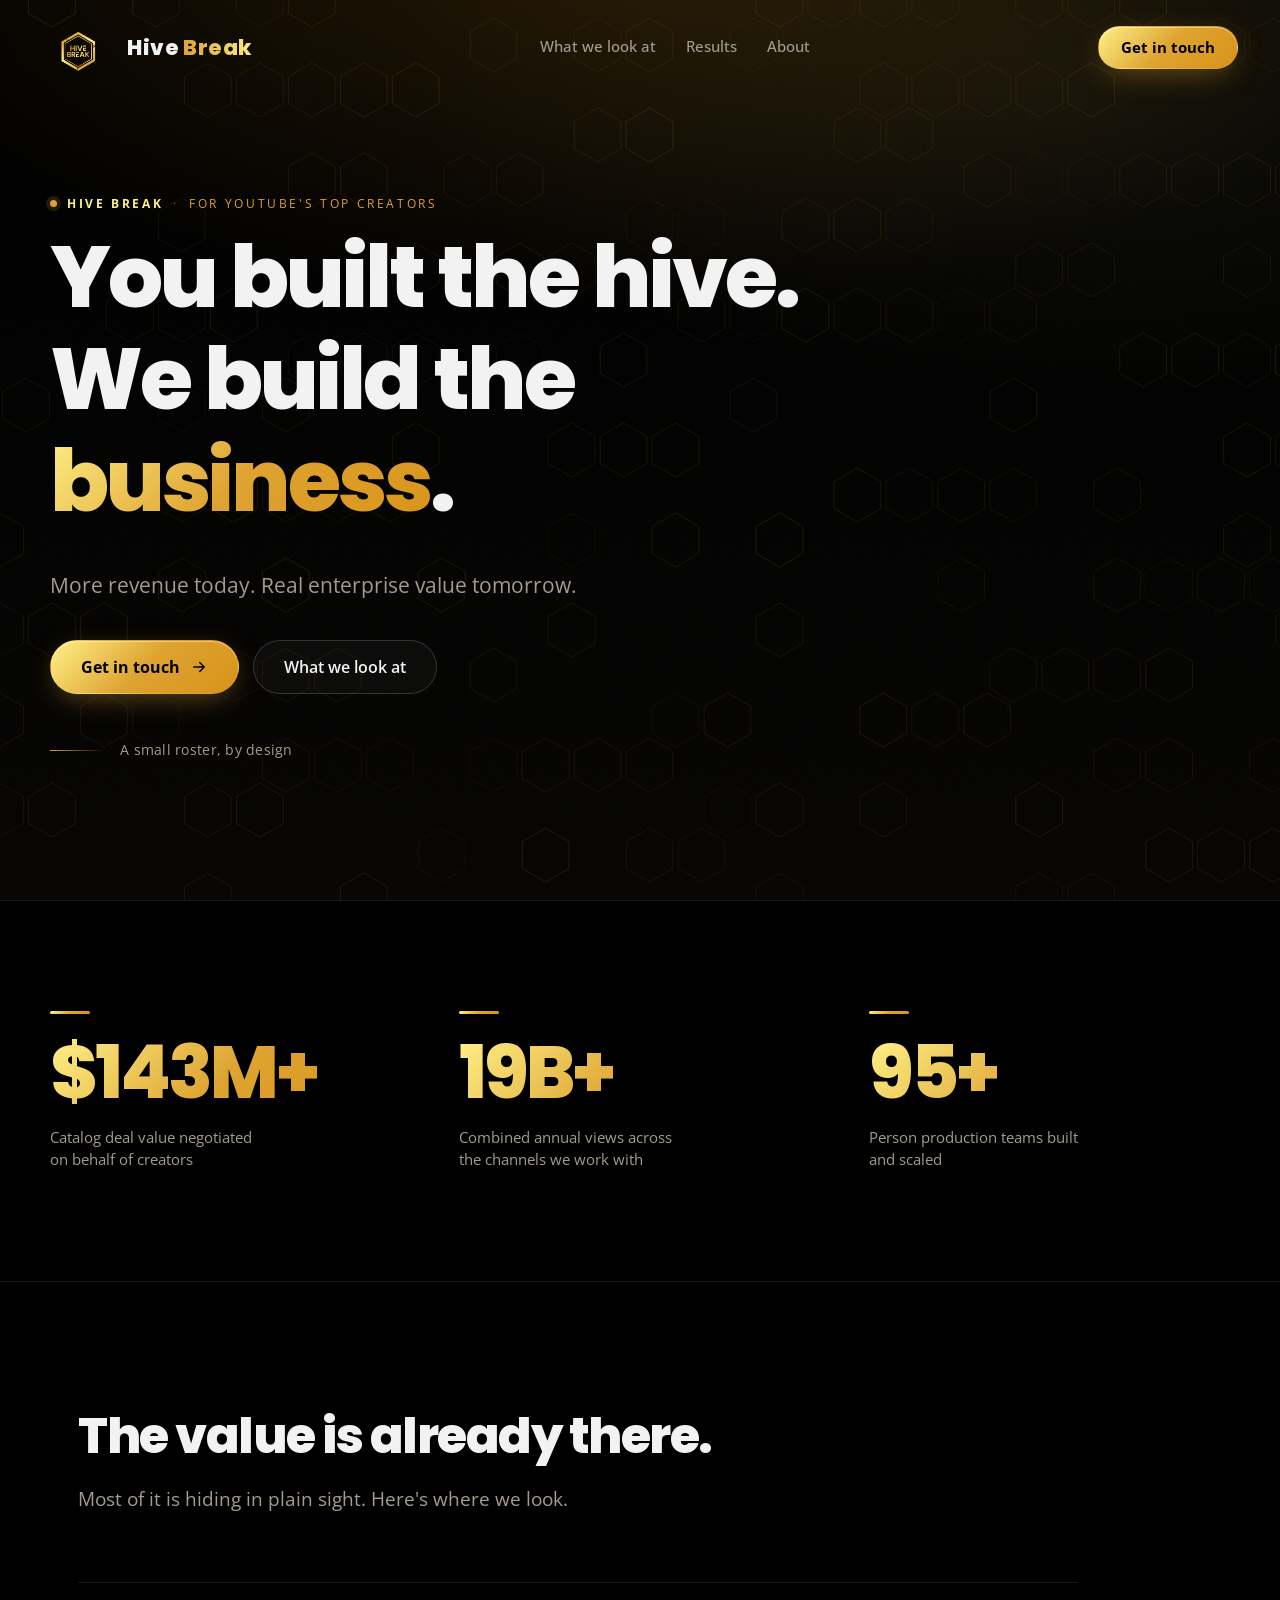
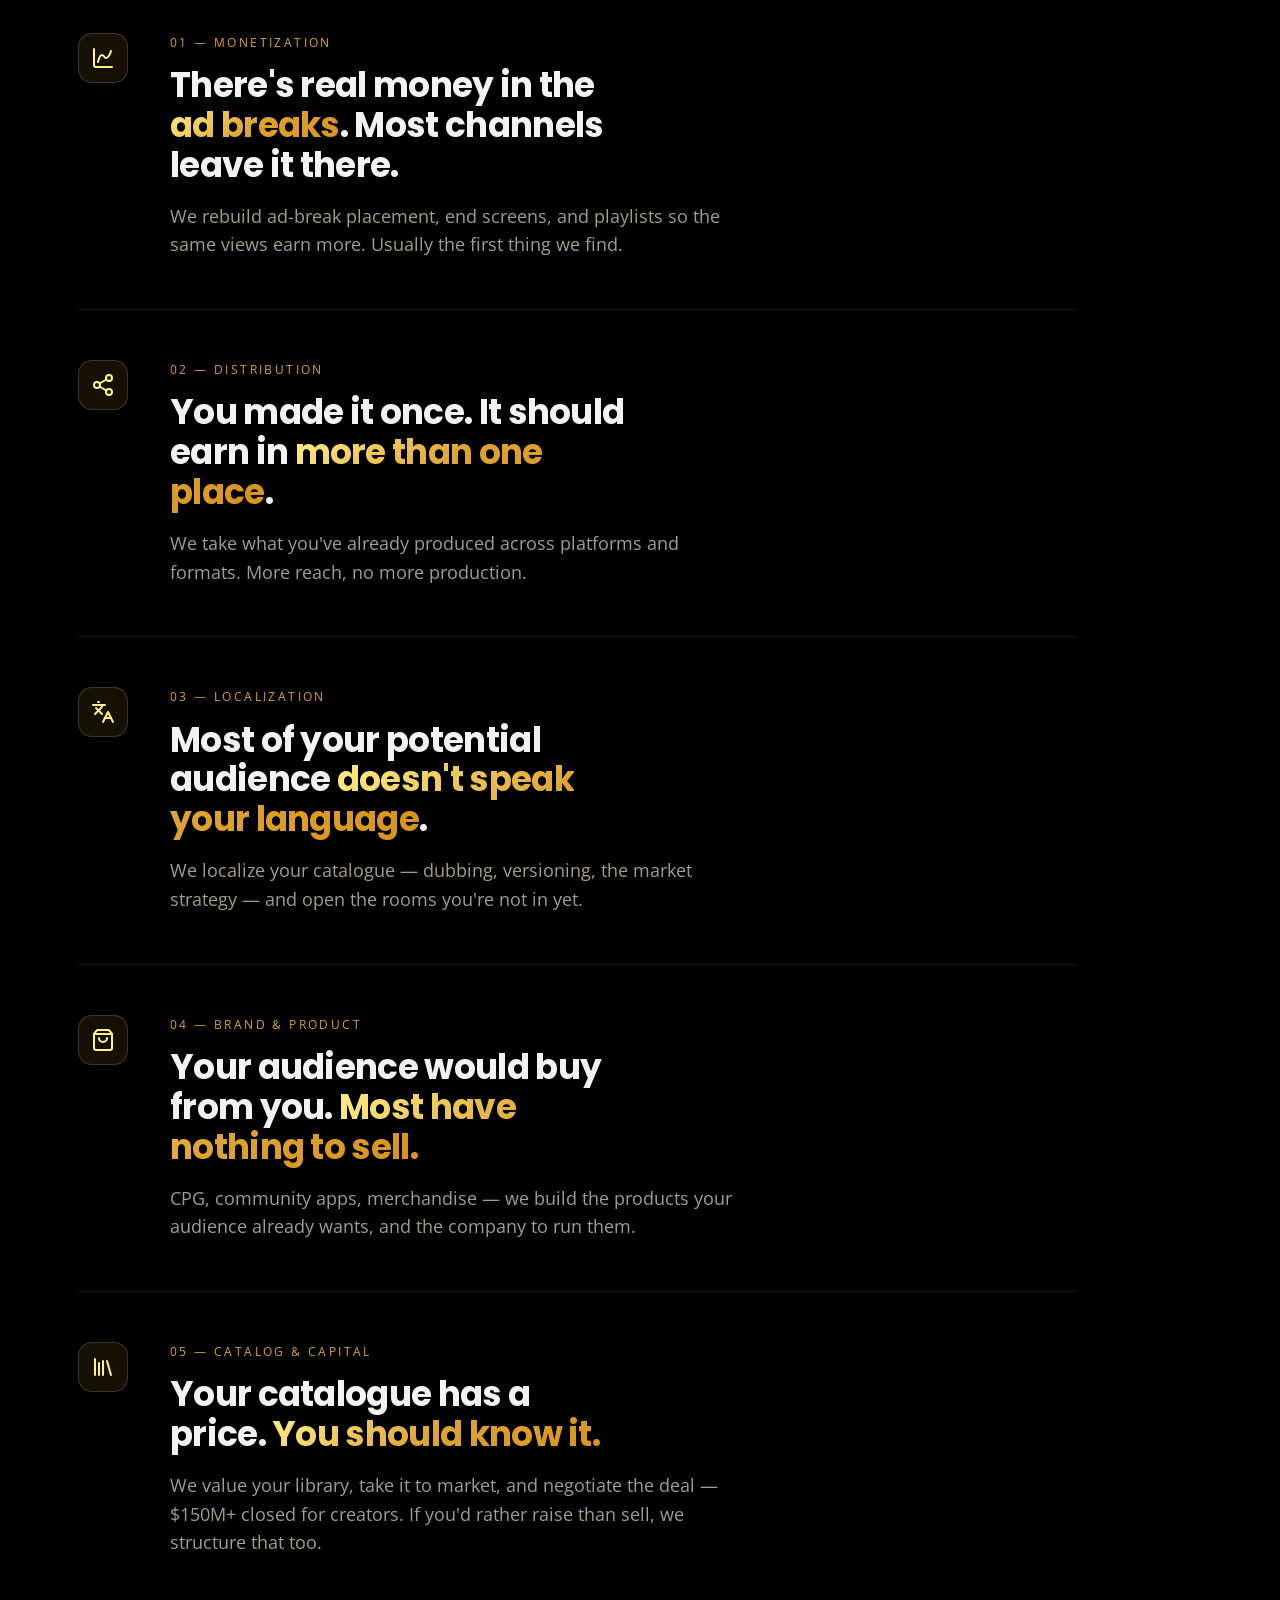
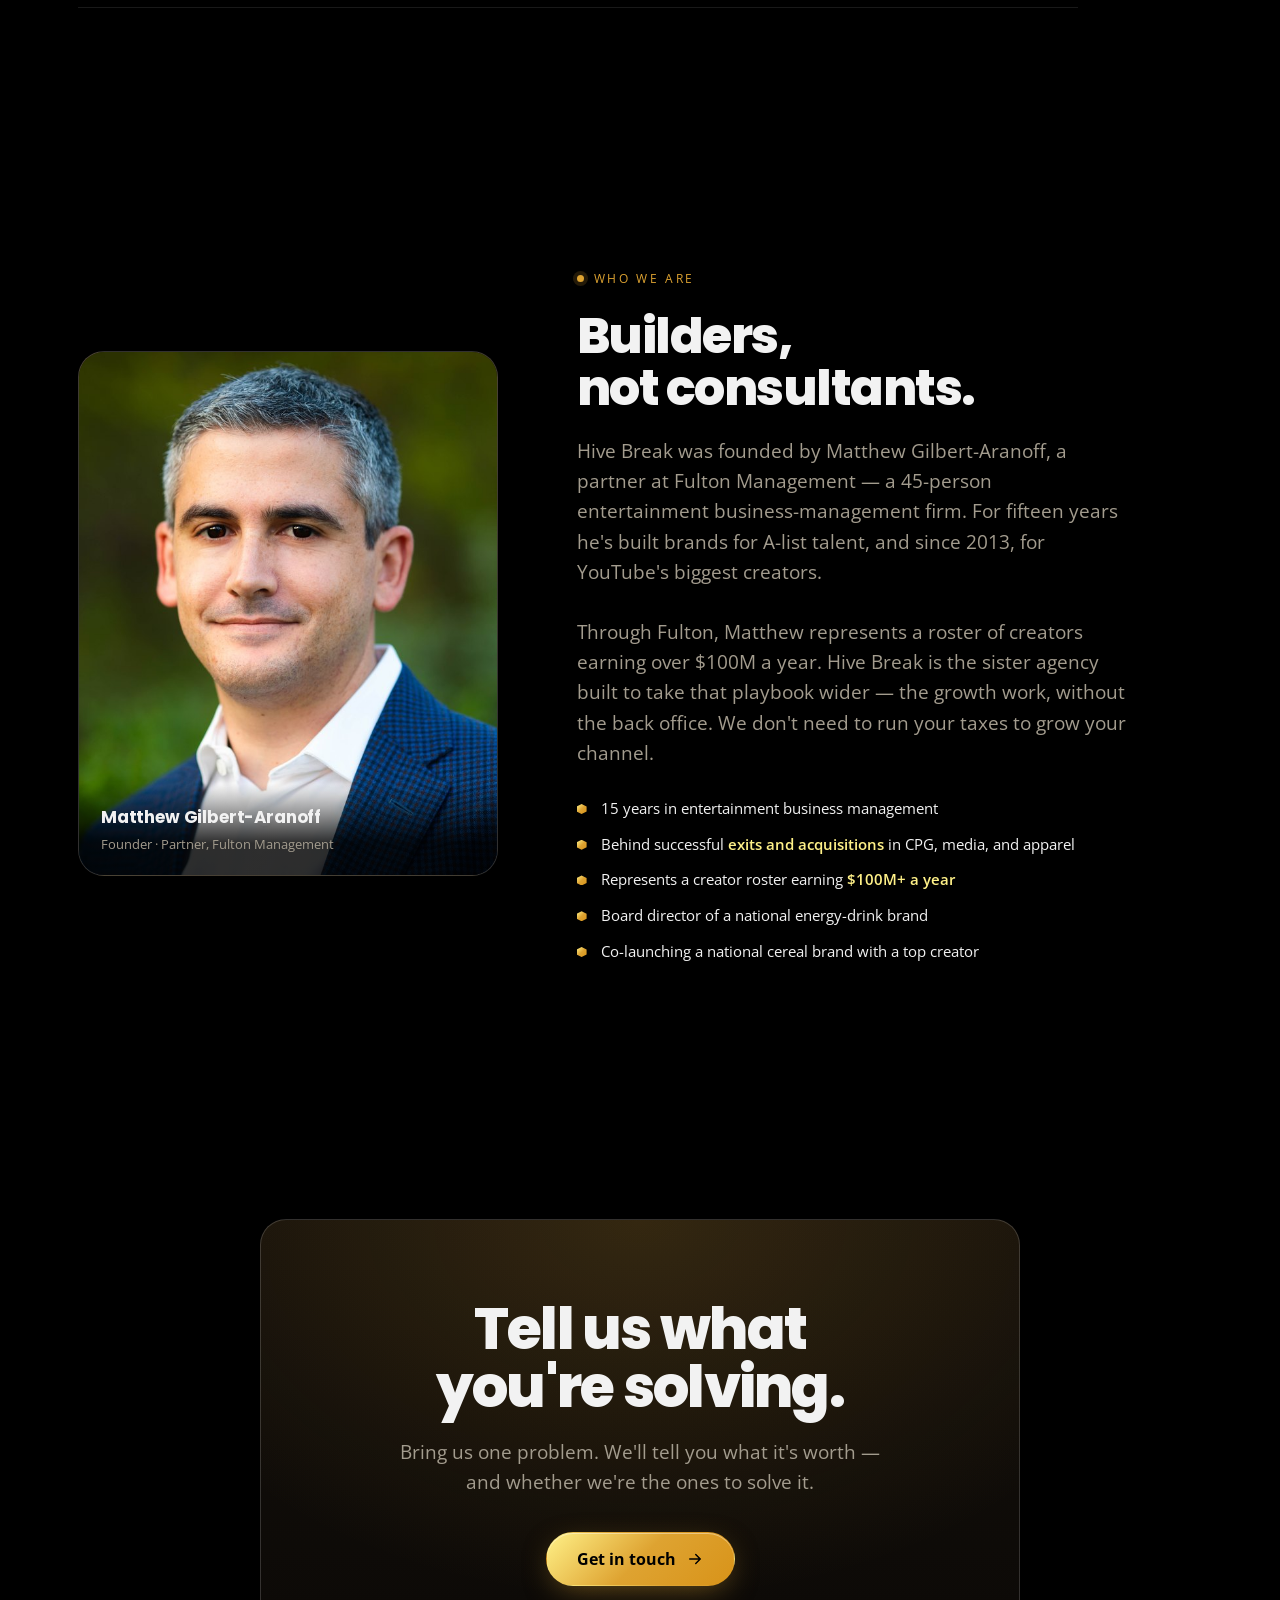
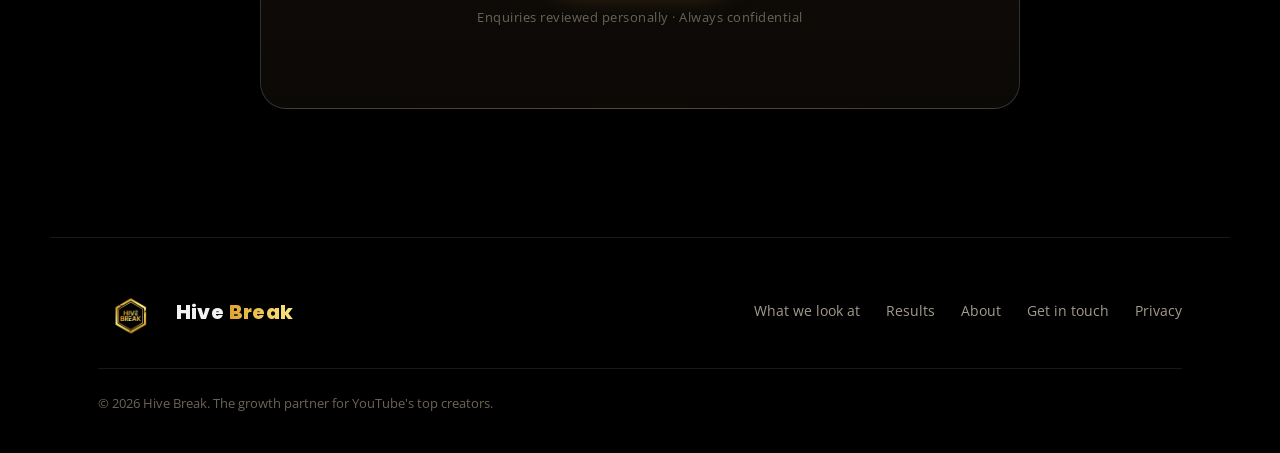
<file: index.html>
<!DOCTYPE html>
<html lang="en">
<head>
  <meta charset="utf-8" />
  <meta name="viewport" content="width=device-width, initial-scale=1" />
  <title>Hive Break — The Growth Partner for YouTube's Top Creators</title>
  <meta name="description" content="Most top creators capture a fraction of what they're worth. Hive Break answers the hard questions — monetization, distribution, localization, brand &amp; product, catalog sales and growth capital — for a select roster of YouTube's biggest channels." />
  <meta name="theme-color" content="#000000" />

  <meta property="og:title" content="Hive Break — Growth Partner for YouTube's Top Creators" />
  <meta property="og:description" content="We turn top creators' channels into enduring media businesses — more revenue, bigger teams, real enterprise value." />
  <meta property="og:type" content="website" />

  <link rel="icon" href="assets/favicon.png" type="image/png" />
  <link rel="preconnect" href="https://fonts.googleapis.com" />
  <link rel="preconnect" href="https://fonts.gstatic.com" crossorigin />
  <link href="https://fonts.googleapis.com/css2?family=Poppins:wght@400;500;600;700;800&family=Open+Sans:wght@300;400;500;600;700&display=swap" rel="stylesheet" />
  <link rel="stylesheet" href="styles.css" />
  <noscript><style>.reveal,.reveal-left,.reveal-right,.hero-anim,.line{opacity:1!important;transform:none!important;animation:none!important}</style></noscript>
  <!-- Failsafe: if the main script fails to initialise, force all content visible. -->
  <script>
    window.addEventListener('load', function () {
      setTimeout(function () {
        if (!window.__hbReady) document.documentElement.classList.add('force-show');
      }, 1500);
    });
  </script>
</head>
<body>
  <canvas id="hive" aria-hidden="true"></canvas>
  <div class="grain" aria-hidden="true"></div>

  <a class="skip" href="#main">Skip to content</a>

  <!-- ───────────────────────── NAV ───────────────────────── -->
  <header class="nav" id="nav">
    <a class="brand" href="#" aria-label="Hive Break — home">
      <img class="brand__logo" src="assets/hivebreak-logo.png" alt="" width="52" height="51" />
      <span class="brand__word">Hive <span>Break</span></span>
    </a>

    <nav class="nav__links" aria-label="Primary">
      <a href="#questions">What we look at</a>
      <a href="#results">Results</a>
      <a href="#about">About</a>
    </nav>

    <a href="contact.html" class="btn btn--gold nav__cta" data-shine>
      <span class="nav__cta-full">Get in touch</span>
      <span class="nav__cta-short">Contact</span>
    </a>
  </header>

  <main id="main">
    <!-- ───────────────────────── HERO ───────────────────────── -->
    <section class="hero">
      <div class="hero__inner">
        <p class="kicker hero-anim"><span class="kicker__dot"></span><span class="kicker__brand">Hive Break</span><span class="kicker__sep">·</span>For YouTube's top creators</p>

        <h1 class="hero__title">
          <span class="line-mask"><span class="line">You built the hive.</span></span>
          <span class="line-mask"><span class="line">We build the</span></span>
          <span class="line-mask"><span class="line"><em>business</em>.</span></span>
        </h1>

        <p class="hero__sub hero-anim">
          More revenue today. Real enterprise value tomorrow.
        </p>

        <div class="hero__cta hero-anim">
          <a href="contact.html" class="btn btn--gold btn--lg" data-magnetic data-shine>
            <span>Get in touch</span>
            <svg viewBox="0 0 24 24" width="18" height="18" aria-hidden="true"><path d="M5 12h14M13 6l6 6-6 6" fill="none" stroke="currentColor" stroke-width="2" stroke-linecap="round" stroke-linejoin="round"/></svg>
          </a>
          <a href="#questions" class="btn btn--ghost btn--lg"><span>What we look at</span></a>
        </div>

        <p class="hero__trust hero-anim">
          <span class="hero__trust-rail"></span>
          A small roster, by design
        </p>
      </div>
    </section>

    <!-- ───────────────── RESULTS (real, authorised figures) ───────────────── -->
    <section class="figures" id="results" aria-label="Track record">
      <div class="figures__grid">
        <div class="figure reveal">
          <span class="figure__rule" aria-hidden="true"></span>
          <div class="figure__num"><span data-count="150" data-prefix="$" data-suffix="M+">0</span></div>
          <p class="figure__label">Catalog deal value negotiated on behalf of creators</p>
        </div>
        <div class="figure reveal">
          <span class="figure__rule" aria-hidden="true"></span>
          <div class="figure__num"><span data-count="20" data-suffix="B+">0</span></div>
          <p class="figure__label">Combined annual views across the channels we work with</p>
        </div>
        <div class="figure reveal">
          <span class="figure__rule" aria-hidden="true"></span>
          <div class="figure__num"><span data-count="100" data-suffix="+">0</span></div>
          <p class="figure__label">Person production teams built and scaled</p>
        </div>
      </div>
    </section>

    <!-- ───────────────────────── QUESTIONS (challenge → answer) ───────────────────────── -->
    <section class="section" id="questions">
      <div class="section__head">
        <h2 class="section__title reveal">The value is already there.</h2>
        <p class="section__lead reveal">Most of it is hiding in plain sight. Here's where we look.</p>
      </div>

      <ol class="questions">
        <li class="q reveal">
          <div class="q__icon" aria-hidden="true"><svg viewBox="0 0 24 24"><use href="#ic-analytics"/></svg></div>
          <div class="q__body">
            <span class="q__tag">01 — Monetization</span>
            <h3 class="q__ask">There's real money in the <em>ad breaks</em>. Most channels leave it there.</h3>
            <p class="q__ans">We rebuild ad-break placement, end screens, and playlists so the same views earn more. Usually the first thing we find.</p>
          </div>
        </li>

        <li class="q reveal">
          <div class="q__icon" aria-hidden="true"><svg viewBox="0 0 24 24"><use href="#ic-distribution"/></svg></div>
          <div class="q__body">
            <span class="q__tag">02 — Distribution</span>
            <h3 class="q__ask">You made it once. It should earn in <em>more than one place</em>.</h3>
            <p class="q__ans">We take what you've already produced across platforms and formats. More reach, no more production.</p>
          </div>
        </li>

        <li class="q reveal">
          <div class="q__icon" aria-hidden="true"><svg viewBox="0 0 24 24"><use href="#ic-localization"/></svg></div>
          <div class="q__body">
            <span class="q__tag">03 — Localization</span>
            <h3 class="q__ask">Most of your potential audience <em>doesn't speak your language</em>.</h3>
            <p class="q__ans">We localize your catalogue — dubbing, versioning, the market strategy — and open the rooms you're not in yet.</p>
          </div>
        </li>

        <li class="q reveal">
          <div class="q__icon" aria-hidden="true"><svg viewBox="0 0 24 24"><use href="#ic-brand"/></svg></div>
          <div class="q__body">
            <span class="q__tag">04 — Brand &amp; Product</span>
            <h3 class="q__ask">Your audience would buy from you. <em>Most have nothing to sell.</em></h3>
            <p class="q__ans">CPG, community apps, merchandise — we build the products your audience already wants, and the company to run them.</p>
          </div>
        </li>

        <li class="q reveal">
          <div class="q__icon" aria-hidden="true"><svg viewBox="0 0 24 24"><use href="#ic-catalog"/></svg></div>
          <div class="q__body">
            <span class="q__tag">05 — Catalog &amp; Capital</span>
            <h3 class="q__ask">Your catalogue has a price. <em>You should know it.</em></h3>
            <p class="q__ans">We value your library, take it to market, and negotiate the deal — $150M+ closed for creators. If you'd rather raise than sell, we structure that too.</p>
          </div>
        </li>
      </ol>
    </section>

    <!-- ───────────────────────── FOUNDER / ABOUT ───────────────────────── -->
    <section class="section section--about" id="about">
      <div class="about">
        <figure class="founder-photo reveal-left">
          <img src="assets/founder.jpg" alt="Matthew Gilbert-Aranoff, Founder of Hive Break"
               onerror="this.style.display='none';this.parentElement.classList.add('founder-photo--empty')" />
          <figcaption class="founder-photo__cap">
            <strong>Matthew Gilbert-Aranoff</strong>
            <span>Founder · Partner, Fulton Management</span>
          </figcaption>
        </figure>

        <div class="about__copy reveal-right">
          <p class="kicker"><span class="kicker__dot"></span>Who we are</p>
          <h2 class="section__title">Builders,<br/>not consultants.</h2>
          <p class="about__lead">Hive Break was founded by Matthew Gilbert-Aranoff, a partner at
            Fulton Management — a 45-person entertainment business-management firm. For fifteen years he's
            built brands for A-list talent, and since 2013, for YouTube's biggest creators.</p>
          <p class="about__lead">Through Fulton, Matthew represents a roster of creators earning over
            $100M a year. Hive Break is the sister agency built to take that playbook wider — the growth
            work, without the back office. We don't need to run your taxes to grow your channel.</p>
          <ul class="founder__cv">
            <li>15 years in entertainment business management</li>
            <li>Behind successful <em>exits and acquisitions</em> in CPG, media, and apparel</li>
            <li>Represents a creator roster earning <em>$100M+ a year</em></li>
            <li>Board director of a national energy-drink brand</li>
            <li>Co-launching a national cereal brand with a top creator</li>
          </ul>
        </div>
      </div>
    </section>

    <!-- ───────────────────────── CTA / APPLY ───────────────────────── -->
    <section class="cta" id="apply">
      <div class="cta__inner reveal">
        <h2 class="cta__title">Tell us what<br/>you're solving.</h2>
        <p class="cta__sub">Bring us one problem. We'll tell you what it's worth — and whether
          we're the ones to solve it.</p>
        <a href="contact.html" class="btn btn--gold btn--lg" data-magnetic data-shine>
          <span>Get in touch</span>
          <svg viewBox="0 0 24 24" width="18" height="18" aria-hidden="true"><path d="M5 12h14M13 6l6 6-6 6" fill="none" stroke="currentColor" stroke-width="2" stroke-linecap="round" stroke-linejoin="round"/></svg>
        </a>
        <p class="cta__fine">Enquiries reviewed personally · Always confidential</p>
      </div>
    </section>
  </main>

  <!-- ───────────────────────── FOOTER ───────────────────────── -->
  <footer class="footer">
    <div class="footer__top">
      <a class="brand" href="#" aria-label="Hive Break — home">
        <img class="brand__logo" src="assets/hivebreak-logo.png" alt="" width="48" height="47" />
        <span class="brand__word">Hive <span>Break</span></span>
      </a>
      <nav class="footer__nav" aria-label="Footer">
        <a href="#questions">What we look at</a>
        <a href="#results">Results</a>
        <a href="#about">About</a>
        <a href="contact.html">Get in touch</a>
        <a href="privacy.html">Privacy</a>
      </nav>
    </div>
    <div class="footer__bottom">
      <p>© <span id="year"></span> Hive Break. The growth partner for YouTube's top creators.</p>
    </div>
  </footer>

  <!-- ───────────────────── SVG DEFS ───────────────────── -->
  <svg width="0" height="0" style="position:absolute" aria-hidden="true">
    <defs>
      <linearGradient id="gold" x1="0" y1="0" x2="1" y2="1">
        <stop offset="0" stop-color="#FFF188"/>
        <stop offset="0.5" stop-color="#DEA331"/>
        <stop offset="1" stop-color="#D89319"/>
      </linearGradient>

      <!-- plain honeycomb cell -->
      <g id="hex">
        <path d="M20 2 L36 11 L36 33 L20 42 L4 33 L4 11 Z"
              fill="none" stroke="currentColor" stroke-width="2.4" stroke-linejoin="round"/>
      </g>

      <!-- Lucide icons (ISC) via Animotion MCP -->
      <g id="ic-analytics" fill="none" stroke="currentColor" stroke-width="2" stroke-linecap="round" stroke-linejoin="round">
        <path d="M3 3v16a2 2 0 0 0 2 2h16"/>
        <path d="M7 16c.5-2 1.5-7 4-7 2 0 2 3 4 3 2.5 0 4.5-5 5-7"/>
      </g>
      <g id="ic-revenue" fill="none" stroke="currentColor" stroke-width="2" stroke-linecap="round" stroke-linejoin="round">
        <circle cx="12" cy="12" r="10"/>
        <path d="M12 2a14.5 14.5 0 0 0 0 20 14.5 14.5 0 0 0 0-20"/>
        <path d="M2 12h20"/>
      </g>
      <g id="ic-catalog" fill="none" stroke="currentColor" stroke-width="2" stroke-linecap="round" stroke-linejoin="round">
        <path d="m16 6 4 14"/><path d="M12 6v14"/><path d="M8 8v12"/><path d="M4 4v16"/>
      </g>
      <g id="ic-production" fill="none" stroke="currentColor" stroke-width="2" stroke-linecap="round" stroke-linejoin="round">
        <path d="M16 21v-2a4 4 0 0 0-4-4H6a4 4 0 0 0-4 4v2"/>
        <path d="M16 3.128a4 4 0 0 1 0 7.744"/>
        <path d="M22 21v-2a4 4 0 0 0-3-3.87"/>
        <circle cx="9" cy="7" r="4"/>
      </g>
      <g id="ic-brand" fill="none" stroke="currentColor" stroke-width="2" stroke-linecap="round" stroke-linejoin="round">
        <path d="M16 10a4 4 0 0 1-8 0"/>
        <path d="M3.103 6.034h17.794"/>
        <path d="M3.4 5.467a2 2 0 0 0-.4 1.2V20a2 2 0 0 0 2 2h14a2 2 0 0 0 2-2V6.667a2 2 0 0 0-.4-1.2l-2-2.667A2 2 0 0 0 17 2H7a2 2 0 0 0-1.6.8z"/>
      </g>
      <g id="ic-distribution" fill="none" stroke="currentColor" stroke-width="2" stroke-linecap="round" stroke-linejoin="round">
        <circle cx="18" cy="5" r="3"/><circle cx="6" cy="12" r="3"/><circle cx="18" cy="19" r="3"/>
        <line x1="8.59" x2="15.42" y1="13.51" y2="17.49"/><line x1="15.41" x2="8.59" y1="6.51" y2="10.49"/>
      </g>
      <g id="ic-localization" fill="none" stroke="currentColor" stroke-width="2" stroke-linecap="round" stroke-linejoin="round">
        <path d="m5 8 6 6"/><path d="m4 14 6-6 2-3"/><path d="M2 5h12"/><path d="M7 2h1"/>
        <path d="m22 22-5-10-5 10"/><path d="M14 18h6"/>
      </g>
    </defs>
  </svg>

  <script src="app.js" defer></script>
</body>
</html>
</file>
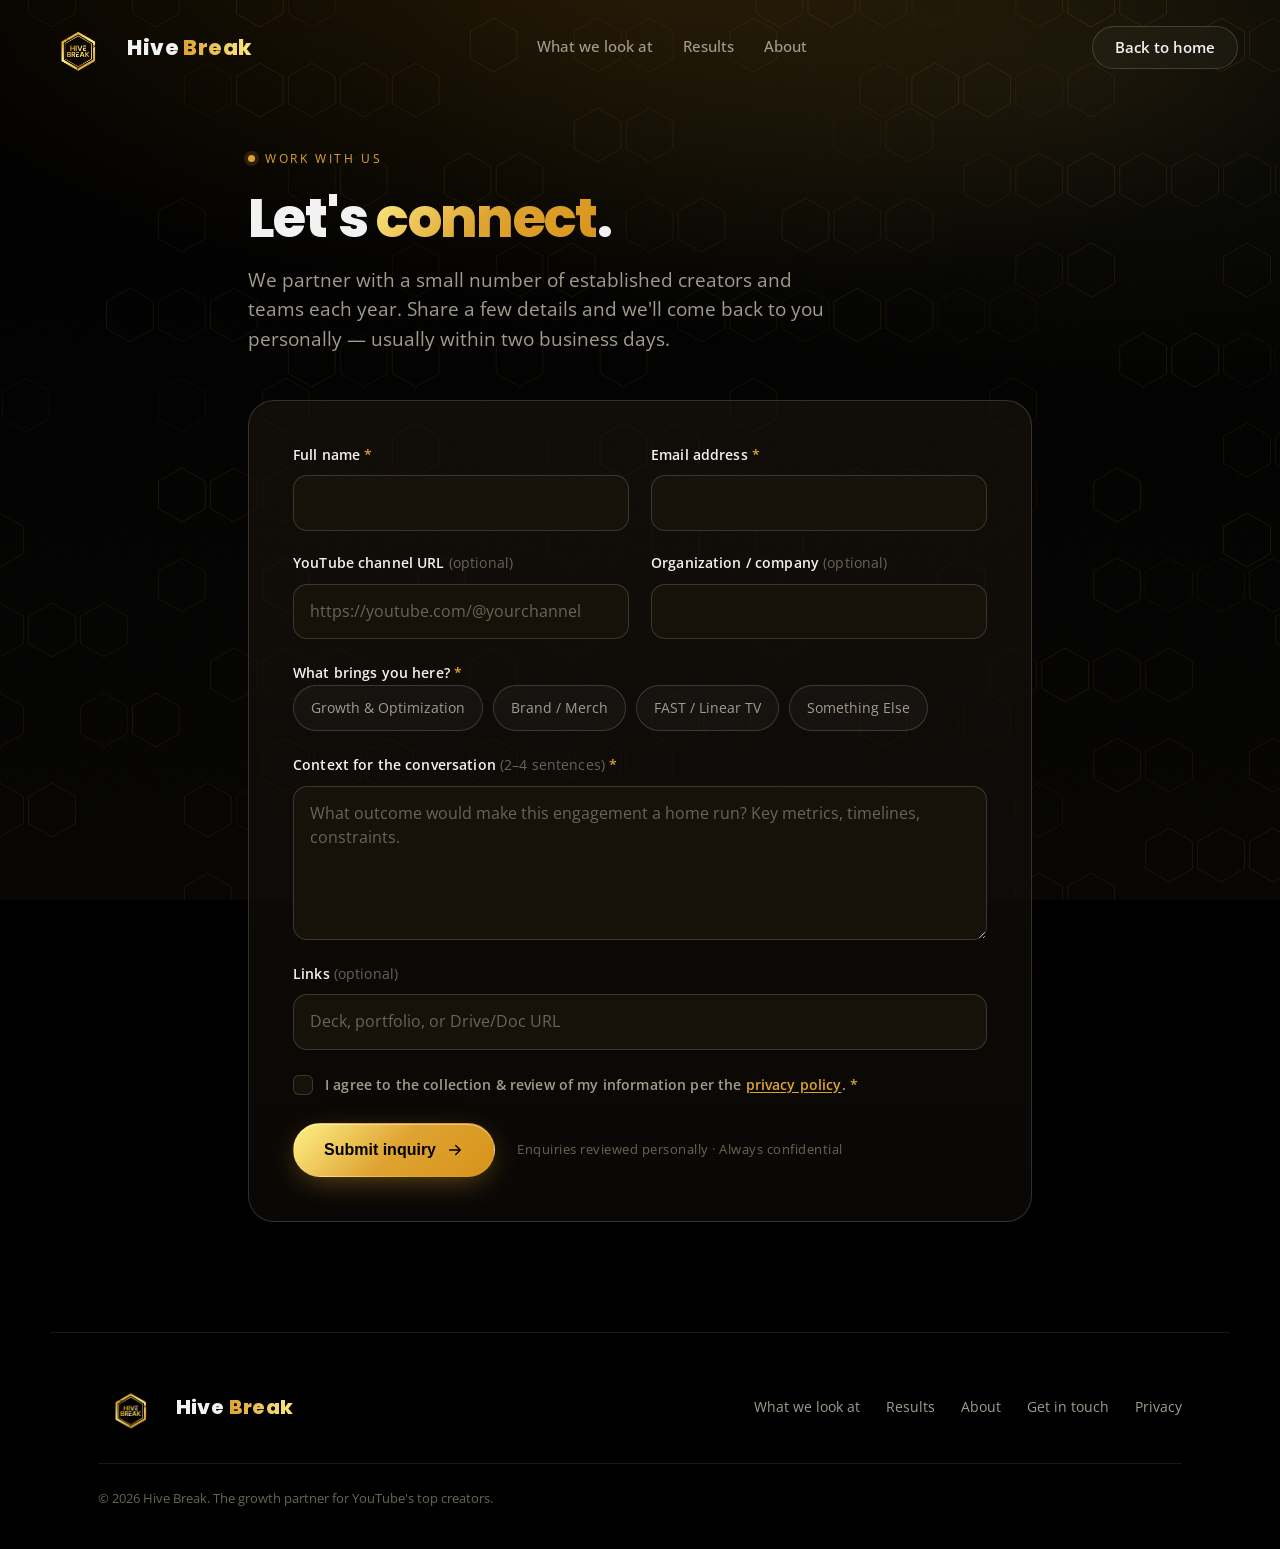
<file: contact.html>
<!DOCTYPE html>
<html lang="en">
<head>
  <meta charset="utf-8" />
  <meta name="viewport" content="width=device-width, initial-scale=1" />
  <title>Work With Us — Hive Break</title>
  <meta name="description" content="Tell us what you're solving. Hive Break partners with a small roster of established YouTube creators and teams each year — share a few details and we'll come back to you personally." />
  <meta name="theme-color" content="#000000" />
  <meta name="robots" content="index,follow" />

  <meta property="og:title" content="Work With Us — Hive Break" />
  <meta property="og:description" content="Tell us what you're solving. We'll tell you what it's worth — and whether we're the ones to solve it." />
  <meta property="og:type" content="website" />

  <link rel="icon" href="assets/favicon.png" type="image/png" />
  <link rel="preconnect" href="https://fonts.googleapis.com" />
  <link rel="preconnect" href="https://fonts.gstatic.com" crossorigin />
  <link href="https://fonts.googleapis.com/css2?family=Poppins:wght@400;500;600;700;800&family=Open+Sans:wght@300;400;500;600;700&display=swap" rel="stylesheet" />
  <link rel="stylesheet" href="styles.css" />
</head>
<body>
  <canvas id="hive" aria-hidden="true"></canvas>
  <div class="grain" aria-hidden="true"></div>

  <a class="skip" href="#contact-form">Skip to form</a>

  <!-- ───────────────────────── NAV ───────────────────────── -->
  <header class="nav" id="nav">
    <a class="brand" href="index.html" aria-label="Hive Break — home">
      <img class="brand__logo" src="assets/hivebreak-logo.png" alt="" width="52" height="51" />
      <span class="brand__word">Hive <span>Break</span></span>
    </a>

    <nav class="nav__links" aria-label="Primary">
      <a href="index.html#questions">What we look at</a>
      <a href="index.html#results">Results</a>
      <a href="index.html#about">About</a>
    </nav>

    <a href="index.html" class="btn btn--ghost nav__cta">
      <span>Back to home</span>
    </a>
  </header>

  <main id="main">
    <section class="contact">
      <div class="contact__head">
        <p class="kicker reveal"><span class="kicker__dot"></span>Work with us</p>
        <h1 class="contact__title reveal">Let's <em>connect</em>.</h1>
        <p class="contact__lead reveal">We partner with a small number of established creators and teams each year.
          Share a few details and we'll come back to you personally — usually within two business days.</p>
      </div>

      <form class="form reveal" id="contact-form" method="post" action="contact-handler.php" novalidate>
        <!-- honeypot: hidden from people, tempting to bots -->
        <div class="form__hp" aria-hidden="true">
          <label>Leave this field empty
            <input type="text" name="company_website" tabindex="-1" autocomplete="off" />
          </label>
        </div>

        <div class="form__grid">
          <div class="field">
            <label for="f-name">Full name <span class="req">*</span></label>
            <input id="f-name" name="name" type="text" required autocomplete="name" />
          </div>
          <div class="field">
            <label for="f-email">Email address <span class="req">*</span></label>
            <input id="f-email" name="email" type="email" required autocomplete="email" />
          </div>
          <div class="field">
            <label for="f-channel">YouTube channel URL <span class="opt">(optional)</span></label>
            <input id="f-channel" name="channel_url" type="url" placeholder="https://youtube.com/@yourchannel" />
          </div>
          <div class="field">
            <label for="f-org">Organization / company <span class="opt">(optional)</span></label>
            <input id="f-org" name="organization" type="text" autocomplete="organization" />
          </div>
        </div>

        <fieldset class="field">
          <legend>What brings you here? <span class="req">*</span></legend>
          <div class="chips">
            <label class="chip"><input type="checkbox" name="interests[]" value="Growth &amp; Optimization" /><span>Growth &amp; Optimization</span></label>
            <label class="chip"><input type="checkbox" name="interests[]" value="Brand / Merch" /><span>Brand / Merch</span></label>
            <label class="chip"><input type="checkbox" name="interests[]" value="FAST / Linear TV" /><span>FAST / Linear TV</span></label>
            <label class="chip"><input type="checkbox" name="interests[]" value="Something Else" /><span>Something Else</span></label>
          </div>
        </fieldset>

        <div class="field">
          <label for="f-context">Context for the conversation <span class="hint">(2–4 sentences)</span> <span class="req">*</span></label>
          <textarea id="f-context" name="context" rows="5" required
            placeholder="What outcome would make this engagement a home run? Key metrics, timelines, constraints."></textarea>
        </div>

        <div class="field">
          <label for="f-links">Links <span class="opt">(optional)</span></label>
          <input id="f-links" name="links" type="url" placeholder="Deck, portfolio, or Drive/Doc URL" />
        </div>

        <div class="field consent">
          <label class="check">
            <input type="checkbox" name="consent" value="yes" required />
            <span>I agree to the collection &amp; review of my information per the
              <a href="privacy.html">privacy policy</a>. <span class="req">*</span></span>
          </label>
        </div>

        <div class="form__alert form__alert--error" id="form-alert" role="status" aria-live="polite" hidden></div>

        <div class="form__foot">
          <button type="submit" class="btn btn--gold btn--lg" data-shine>
            <span>Submit inquiry</span>
            <svg viewBox="0 0 24 24" width="18" height="18" aria-hidden="true"><path d="M5 12h14M13 6l6 6-6 6" fill="none" stroke="currentColor" stroke-width="2" stroke-linecap="round" stroke-linejoin="round"/></svg>
          </button>
          <p class="form__fine">Enquiries reviewed personally · Always confidential</p>
        </div>
      </form>
    </section>
  </main>

  <!-- ───────────────────────── FOOTER ───────────────────────── -->
  <footer class="footer">
    <div class="footer__top">
      <a class="brand" href="index.html" aria-label="Hive Break — home">
        <img class="brand__logo" src="assets/hivebreak-logo.png" alt="" width="48" height="47" />
        <span class="brand__word">Hive <span>Break</span></span>
      </a>
      <nav class="footer__nav" aria-label="Footer">
        <a href="index.html#questions">What we look at</a>
        <a href="index.html#results">Results</a>
        <a href="index.html#about">About</a>
        <a href="contact.html">Get in touch</a>
        <a href="privacy.html">Privacy</a>
      </nav>
    </div>
    <div class="footer__bottom">
      <p>© <span id="year"></span> Hive Break. The growth partner for YouTube's top creators.</p>
    </div>
  </footer>

  <script src="app.js" defer></script>

  <!-- contact form: progressive enhancement (works without JS via PHP redirect) -->
  <script>
    (function () {
      var form = document.getElementById('contact-form');
      var alertBox = document.getElementById('form-alert');
      if (!form) return;

      // Surface the no-JS PHP redirect result (?sent=1 / ?error=...) if present.
      var params = new URLSearchParams(location.search);
      if (params.get('sent')) {
        showAlert('success', "Thank you — your inquiry is in. We'll be in touch personally, usually within two business days.");
        form.reset();
      } else if (params.get('error')) {
        showAlert('error', params.get('error'));
      }

      form.addEventListener('submit', function (e) {
        e.preventDefault();
        if (!form.checkValidity()) { form.reportValidity(); return; }

        var btn = form.querySelector('button[type=submit]');
        btn.disabled = true; btn.classList.add('is-loading');
        if (alertBox) alertBox.hidden = true;

        fetch(form.action, {
          method: 'POST',
          body: new FormData(form),
          headers: { 'Accept': 'application/json', 'X-Requested-With': 'fetch' }
        })
        .then(function (res) { return res.json().then(function (d) { return { ok: res.ok, data: d }; }); })
        .then(function (r) {
          if (r.ok && r.data && r.data.ok) {
            form.reset();
            showAlert('success', r.data.message || "Thank you — your inquiry is in. We'll be in touch personally.");
          } else {
            showAlert('error', (r.data && r.data.error) || "Something went wrong. Please email info@hivebreak.com directly.");
          }
        })
        .catch(function () {
          showAlert('error', "Couldn't reach the server. Please email info@hivebreak.com directly.");
        })
        .finally(function () {
          btn.disabled = false; btn.classList.remove('is-loading');
        });
      });

      function showAlert(type, msg) {
        if (!alertBox) return;
        alertBox.className = 'form__alert form__alert--' + type;
        alertBox.textContent = msg;
        alertBox.hidden = false;
        alertBox.scrollIntoView({ behavior: 'smooth', block: 'center' });
      }
    })();
  </script>
</body>
</html>
</file>
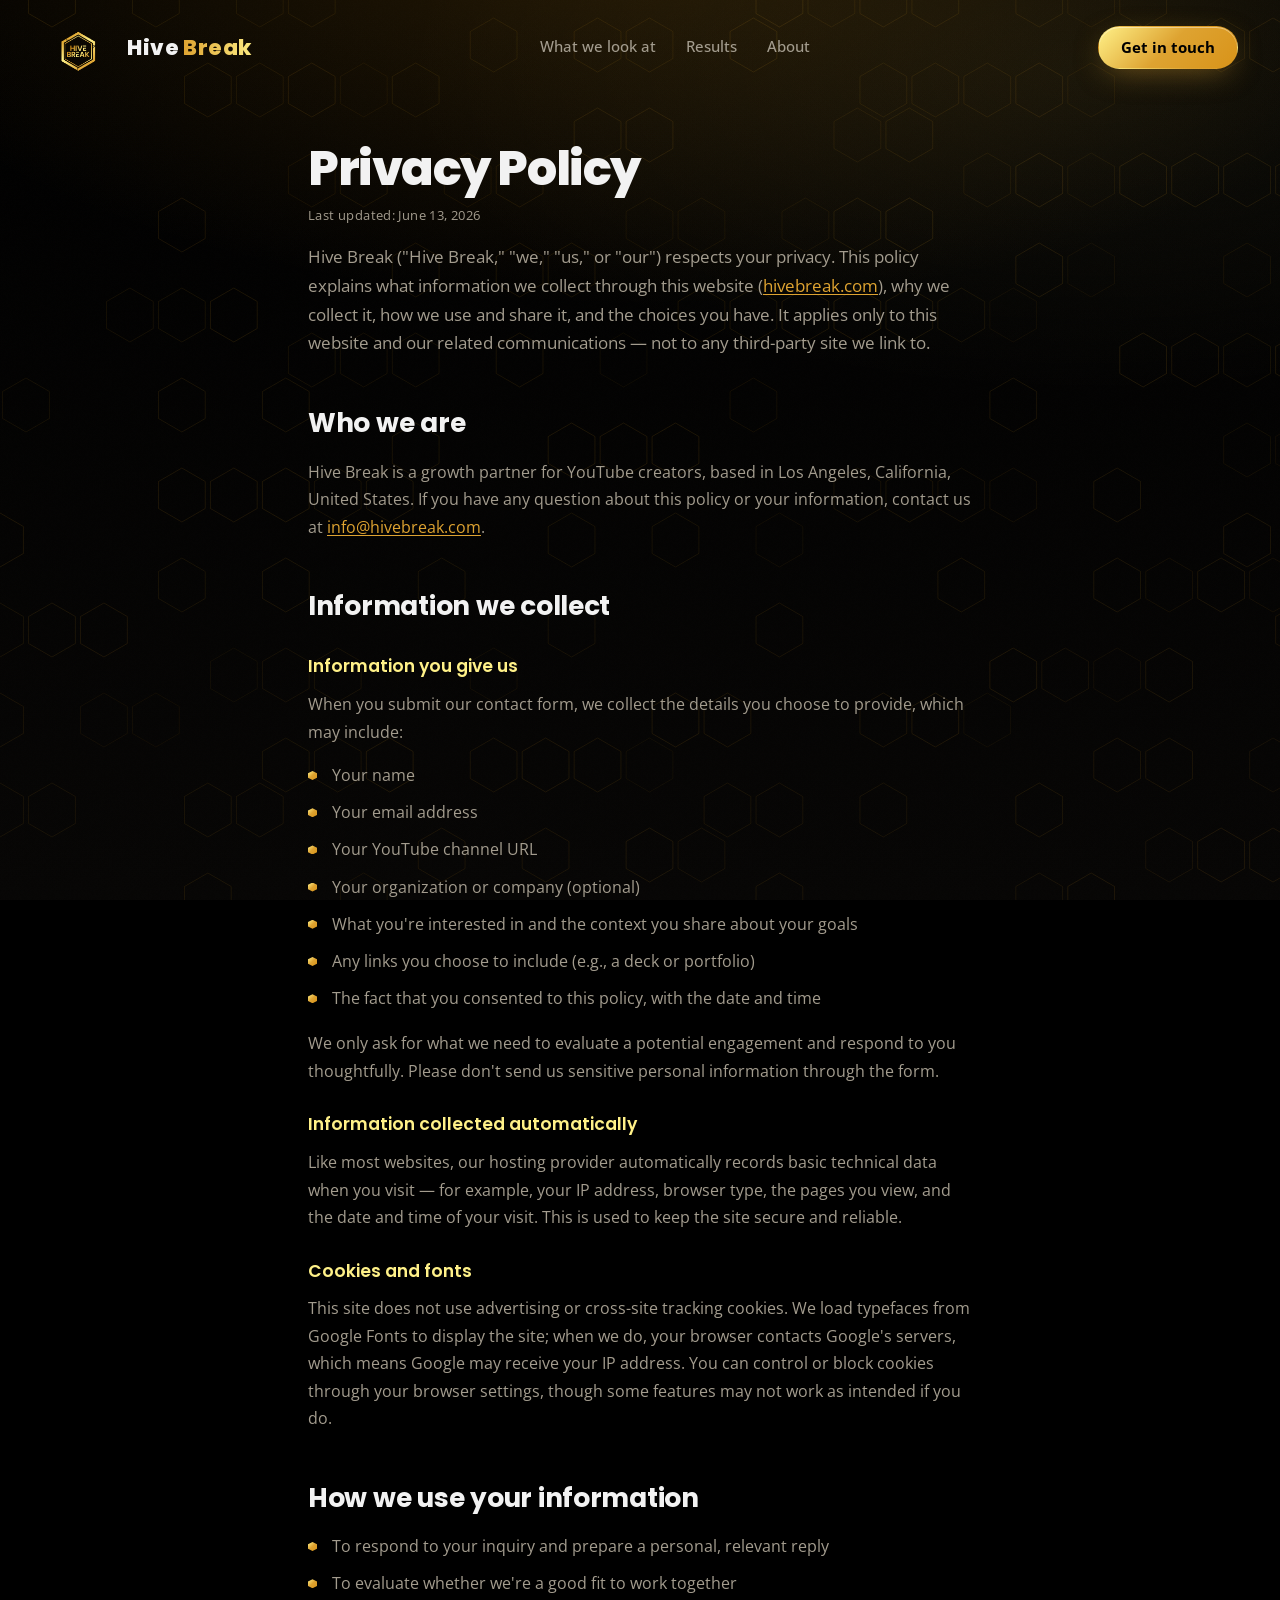
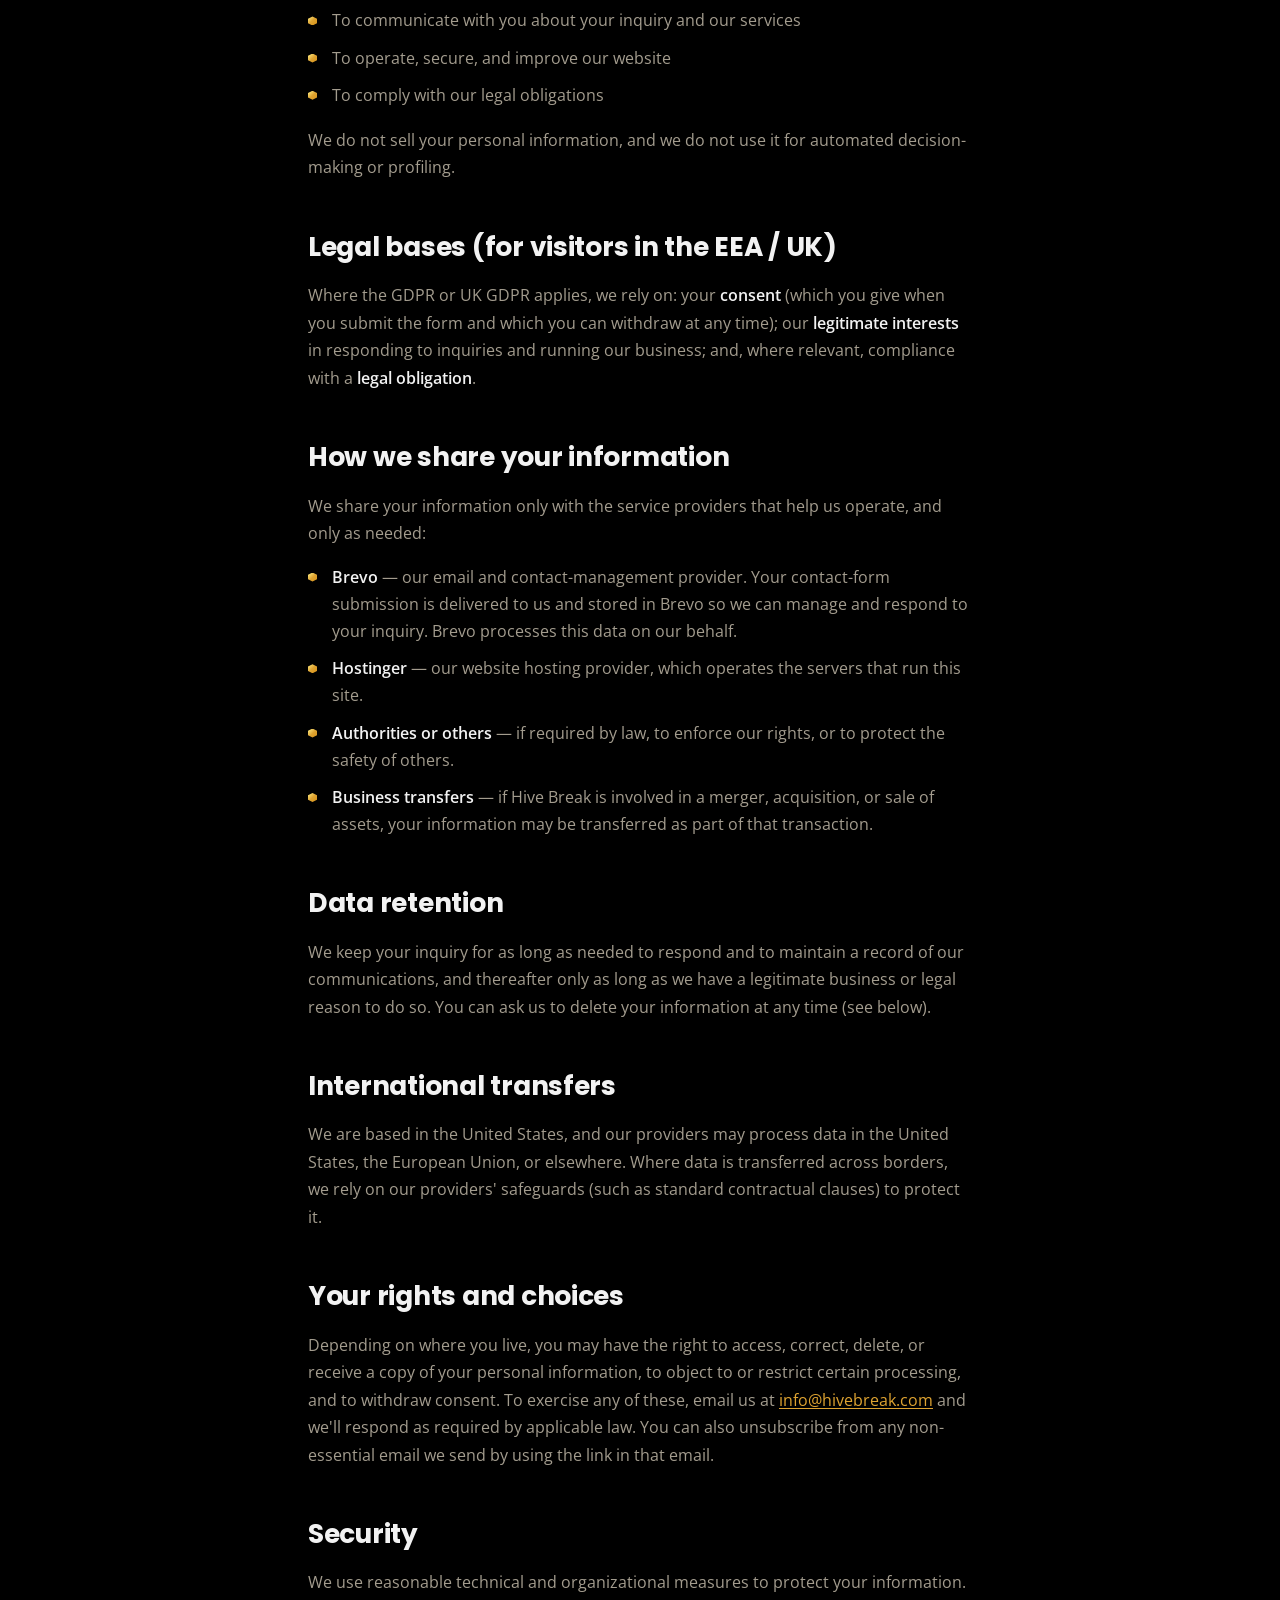
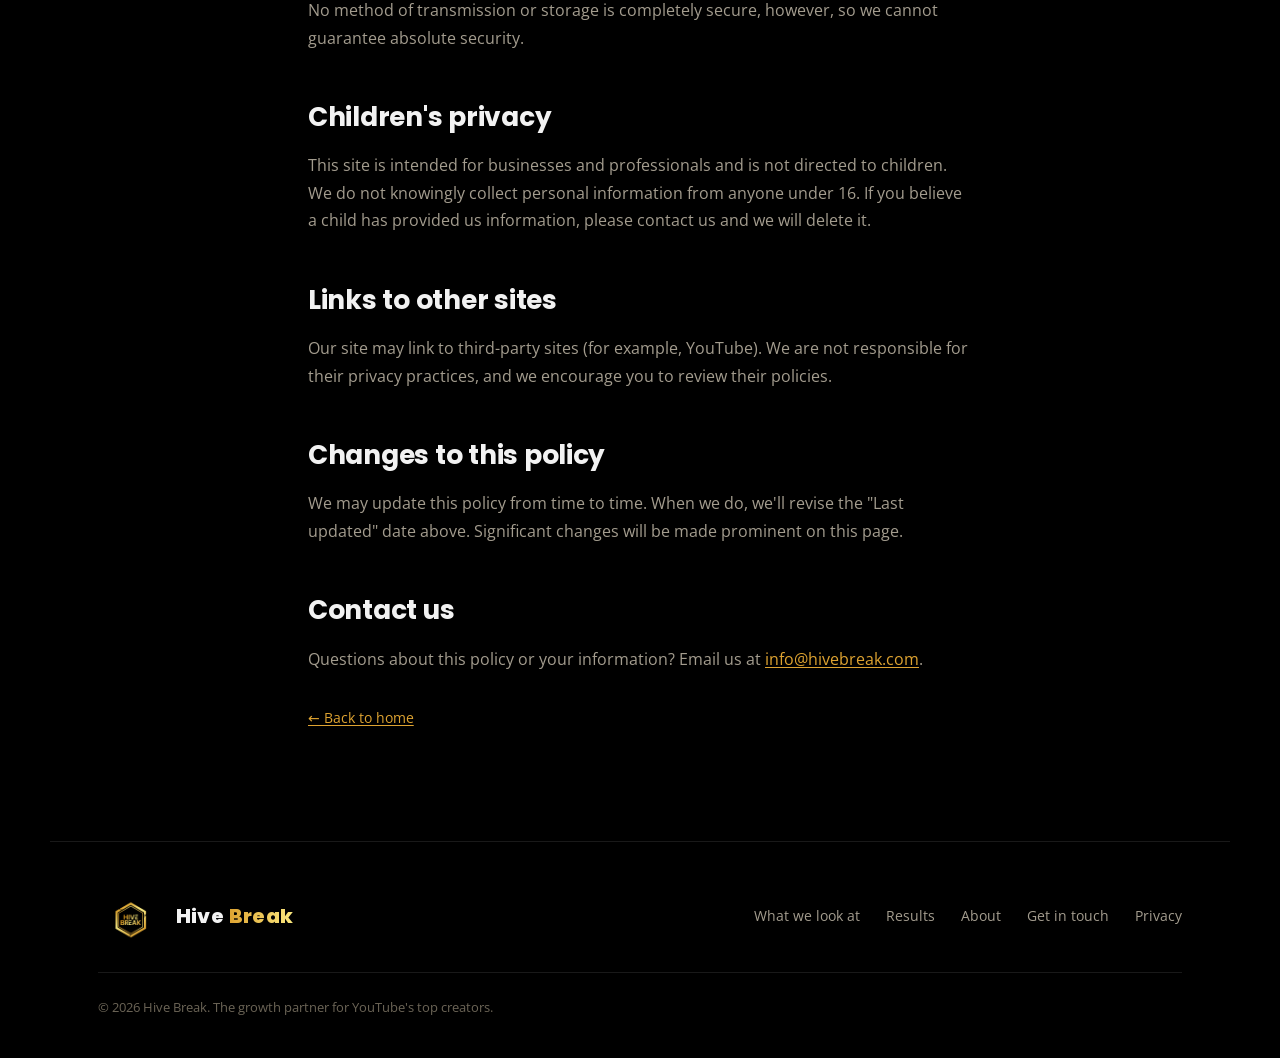
<file: privacy.html>
<!DOCTYPE html>
<html lang="en">
<head>
  <meta charset="utf-8" />
  <meta name="viewport" content="width=device-width, initial-scale=1" />
  <title>Privacy Policy — Hive Break</title>
  <meta name="description" content="How Hive Break collects, uses, and protects the information you share through our website and contact form." />
  <meta name="theme-color" content="#000000" />

  <link rel="icon" href="assets/favicon.png" type="image/png" />
  <link rel="preconnect" href="https://fonts.googleapis.com" />
  <link rel="preconnect" href="https://fonts.gstatic.com" crossorigin />
  <link href="https://fonts.googleapis.com/css2?family=Poppins:wght@400;500;600;700;800&family=Open+Sans:wght@300;400;500;600;700&display=swap" rel="stylesheet" />
  <link rel="stylesheet" href="styles.css" />
</head>
<body>
  <canvas id="hive" aria-hidden="true"></canvas>
  <div class="grain" aria-hidden="true"></div>

  <a class="skip" href="#main">Skip to content</a>

  <!-- ───────────────────────── NAV ───────────────────────── -->
  <header class="nav" id="nav">
    <a class="brand" href="index.html" aria-label="Hive Break — home">
      <img class="brand__logo" src="assets/hivebreak-logo.png" alt="" width="52" height="51" />
      <span class="brand__word">Hive <span>Break</span></span>
    </a>

    <nav class="nav__links" aria-label="Primary">
      <a href="index.html#questions">What we look at</a>
      <a href="index.html#results">Results</a>
      <a href="index.html#about">About</a>
    </nav>

    <a href="contact.html" class="btn btn--gold nav__cta" data-shine>
      <span class="nav__cta-full">Get in touch</span>
      <span class="nav__cta-short">Contact</span>
    </a>
  </header>

  <main id="main">
    <article class="legal">
      <h1>Privacy Policy</h1>
      <p class="legal__meta">Last updated: June 13, 2026</p>

      <p class="legal__intro">Hive Break ("Hive Break," "we," "us," or "our") respects your privacy.
        This policy explains what information we collect through this website
        (<a href="https://hivebreak.com">hivebreak.com</a>), why we collect it, how we use and share it,
        and the choices you have. It applies only to this website and our related communications — not to any
        third-party site we link to.</p>

      <h2>Who we are</h2>
      <p>Hive Break is a growth partner for YouTube creators, based in Los Angeles, California, United States. If you have any
        question about this policy or your information, contact us at
        <a href="mailto:info@hivebreak.com">info@hivebreak.com</a>.</p>

      <h2>Information we collect</h2>

      <h3>Information you give us</h3>
      <p>When you submit our contact form, we collect the details you choose to provide, which may include:</p>
      <ul>
        <li>Your name</li>
        <li>Your email address</li>
        <li>Your YouTube channel URL</li>
        <li>Your organization or company (optional)</li>
        <li>What you're interested in and the context you share about your goals</li>
        <li>Any links you choose to include (e.g., a deck or portfolio)</li>
        <li>The fact that you consented to this policy, with the date and time</li>
      </ul>
      <p>We only ask for what we need to evaluate a potential engagement and respond to you thoughtfully.
        Please don't send us sensitive personal information through the form.</p>

      <h3>Information collected automatically</h3>
      <p>Like most websites, our hosting provider automatically records basic technical data when you visit —
        for example, your IP address, browser type, the pages you view, and the date and time of your visit.
        This is used to keep the site secure and reliable.</p>

      <h3>Cookies and fonts</h3>
      <p>This site does not use advertising or cross-site tracking cookies. We load typefaces from Google Fonts
        to display the site; when we do, your browser contacts Google's servers, which means Google may receive
        your IP address. You can control or block cookies through your browser settings, though some features may
        not work as intended if you do.</p>

      <h2>How we use your information</h2>
      <ul>
        <li>To respond to your inquiry and prepare a personal, relevant reply</li>
        <li>To evaluate whether we're a good fit to work together</li>
        <li>To communicate with you about your inquiry and our services</li>
        <li>To operate, secure, and improve our website</li>
        <li>To comply with our legal obligations</li>
      </ul>
      <p>We do not sell your personal information, and we do not use it for automated decision-making or profiling.</p>

      <h2>Legal bases (for visitors in the EEA / UK)</h2>
      <p>Where the GDPR or UK GDPR applies, we rely on: your <strong>consent</strong> (which you give when you
        submit the form and which you can withdraw at any time); our <strong>legitimate interests</strong> in
        responding to inquiries and running our business; and, where relevant, compliance with a
        <strong>legal obligation</strong>.</p>

      <h2>How we share your information</h2>
      <p>We share your information only with the service providers that help us operate, and only as needed:</p>
      <ul>
        <li><strong>Brevo</strong> — our email and contact-management provider. Your contact-form submission is
          delivered to us and stored in Brevo so we can manage and respond to your inquiry. Brevo processes this
          data on our behalf.</li>
        <li><strong>Hostinger</strong> — our website hosting provider, which operates the servers that run this site.</li>
        <li><strong>Authorities or others</strong> — if required by law, to enforce our rights, or to protect the
          safety of others.</li>
        <li><strong>Business transfers</strong> — if Hive Break is involved in a merger, acquisition, or sale of
          assets, your information may be transferred as part of that transaction.</li>
      </ul>

      <h2>Data retention</h2>
      <p>We keep your inquiry for as long as needed to respond and to maintain a record of our communications, and
        thereafter only as long as we have a legitimate business or legal reason to do so. You can ask us to delete
        your information at any time (see below).</p>

      <h2>International transfers</h2>
      <p>We are based in the United States, and our providers may process data in the United States, the European
        Union, or elsewhere. Where data is transferred across borders, we rely on our providers' safeguards
        (such as standard contractual clauses) to protect it.</p>

      <h2>Your rights and choices</h2>
      <p>Depending on where you live, you may have the right to access, correct, delete, or receive a copy of your
        personal information, to object to or restrict certain processing, and to withdraw consent. To exercise any
        of these, email us at <a href="mailto:info@hivebreak.com">info@hivebreak.com</a> and we'll respond as
        required by applicable law. You can also unsubscribe from any non-essential email we send by using the link
        in that email.</p>

      <h2>Security</h2>
      <p>We use reasonable technical and organizational measures to protect your information. No method of
        transmission or storage is completely secure, however, so we cannot guarantee absolute security.</p>

      <h2>Children's privacy</h2>
      <p>This site is intended for businesses and professionals and is not directed to children. We do not knowingly
        collect personal information from anyone under 16. If you believe a child has provided us information, please
        contact us and we will delete it.</p>

      <h2>Links to other sites</h2>
      <p>Our site may link to third-party sites (for example, YouTube). We are not responsible for their privacy
        practices, and we encourage you to review their policies.</p>

      <h2>Changes to this policy</h2>
      <p>We may update this policy from time to time. When we do, we'll revise the "Last updated" date above.
        Significant changes will be made prominent on this page.</p>

      <h2>Contact us</h2>
      <p>Questions about this policy or your information? Email us at
        <a href="mailto:info@hivebreak.com">info@hivebreak.com</a>.</p>

      <a class="legal__back" href="index.html">← Back to home</a>
    </article>
  </main>

  <!-- ───────────────────────── FOOTER ───────────────────────── -->
  <footer class="footer">
    <div class="footer__top">
      <a class="brand" href="index.html" aria-label="Hive Break — home">
        <img class="brand__logo" src="assets/hivebreak-logo.png" alt="" width="48" height="47" />
        <span class="brand__word">Hive <span>Break</span></span>
      </a>
      <nav class="footer__nav" aria-label="Footer">
        <a href="index.html#questions">What we look at</a>
        <a href="index.html#results">Results</a>
        <a href="index.html#about">About</a>
        <a href="contact.html">Get in touch</a>
        <a href="privacy.html">Privacy</a>
      </nav>
    </div>
    <div class="footer__bottom">
      <p>© <span id="year"></span> Hive Break. The growth partner for YouTube's top creators.</p>
    </div>
  </footer>

  <script src="app.js" defer></script>
</body>
</html>
</file>
<file: styles.css>
/* ============================================================
   Hive Break — premier YouTube growth consultancy
   Brand-guide aligned (Brand Guide v1.0): pure black + gold gradient,
   Poppins (headings) + Open Sans (body). Honeycomb field retained.
   Palette: #D89319 #FFF188 #DEA331 #F2F2F2 #000000
   ============================================================ */

:root{
  /* black surfaces (brand #000000) with subtle warm lifts for depth */
  --bg:        #000000;
  --bg-2:      #070605;
  --surface:   #0E0C08;
  --surface-2: #161109;

  /* brand gold */
  --gold-1:  #FFF188;   /* pale highlight */
  --gold-2:  #DEA331;   /* mid */
  --gold-3:  #D89319;   /* deep */
  --gold-grad: linear-gradient(135deg, #FFF188 0%, #DEA331 50%, #D89319 100%);

  /* ink (brand #F2F2F2) */
  --cream:   #F2F2F2;
  --muted:   #A39C8E;
  --faint:   #6B6456;
  --line:    rgba(242,242,242,.10);
  --line-2:  rgba(242,242,242,.17);

  --radius:   18px;
  --radius-lg:26px;
  --maxw:     1180px;
  --ease:     cubic-bezier(.22,1,.36,1);

  --font-sans:    'Open Sans', system-ui, -apple-system, 'Segoe UI', Roboto, sans-serif;
  --font-display: 'Poppins', system-ui, -apple-system, 'Segoe UI', Roboto, sans-serif;
  --font-mono:    'Open Sans', system-ui, sans-serif;   /* labels (brand has no mono) */
  --font-quote:   'Poppins', system-ui, sans-serif;
}

*{box-sizing:border-box}
html{scroll-behavior:smooth}
@media (prefers-reduced-motion: reduce){ html{scroll-behavior:auto} }

body{
  margin:0;
  background:var(--bg);
  color:var(--cream);
  font-family:var(--font-sans);
  font-size:16px;
  line-height:1.6;
  -webkit-font-smoothing:antialiased;
  text-rendering:optimizeLegibility;
  overflow-x:hidden;
}

/* Headings in Poppins (brand primary) */
h1,h2,h3,.hero__title,.section__title,.q__ask,.cta__title,.figure__num,.brand__word{
  font-family:var(--font-display);
}

/* radial warmth behind everything (brand gold) */
body::before{
  content:"";
  position:fixed; inset:0; z-index:-3; pointer-events:none;
  background:
    radial-gradient(120% 80% at 50% -10%, rgba(216,147,25,.18), transparent 55%),
    radial-gradient(90% 60% at 85% 8%, rgba(255,241,136,.06), transparent 60%),
    linear-gradient(180deg, var(--bg) 0%, var(--bg-2) 100%);
}

#hive{ position:fixed; inset:0; z-index:-2; width:100%; height:100%; pointer-events:none; }

.grain{
  position:fixed; inset:0; z-index:-1; pointer-events:none; opacity:.5;
  background-image:url("data:image/svg+xml,%3Csvg xmlns='http://www.w3.org/2000/svg' width='160' height='160'%3E%3Cfilter id='n'%3E%3CfeTurbulence type='fractalNoise' baseFrequency='0.85' numOctaves='2' stitchTiles='stitch'/%3E%3C/filter%3E%3Crect width='100%25' height='100%25' filter='url(%23n)' opacity='0.035'/%3E%3C/svg%3E");
  mix-blend-mode:overlay;
}

.skip{
  position:absolute; left:-9999px; top:0; background:var(--gold-2); color:#000000;
  padding:10px 16px; border-radius:0 0 10px 0; font-weight:700; z-index:200;
}
.skip:focus{ left:0 }

a{ color:inherit; text-decoration:none }
::selection{ background:rgba(222,163,49,.32); color:#000 }
img,svg{ display:block }

.kicker{
  font-family:var(--font-mono);
  font-size:12px; letter-spacing:.22em; text-transform:uppercase;
  color:var(--gold-2); display:inline-flex; align-items:center; gap:10px;
  margin:0 0 22px;
}
.kicker__dot{
  width:7px; height:7px; border-radius:50%; background:var(--gold-2);
  box-shadow:0 0 0 4px rgba(222,163,49,.16); flex:none;
}
/* brand name highlighted within a kicker eyebrow */
.kicker__brand{ color:var(--gold-1); font-weight:700 }
.kicker__sep{ color:var(--faint); font-weight:400 }

/* ───────────── Buttons ───────────── */
.btn{
  --pad:13px 22px;
  display:inline-flex; align-items:center; gap:10px; justify-content:center;
  padding:var(--pad); border-radius:999px; font-weight:600; font-size:15px;
  line-height:1; cursor:pointer; border:1px solid transparent; position:relative;
  transition:transform .4s var(--ease), box-shadow .4s var(--ease), background .3s, color .3s;
  will-change:transform; white-space:nowrap;
}
.btn--lg{ --pad:17px 30px; font-size:16px }
.btn svg{ transition:transform .4s var(--ease) }
.btn--gold{
  background:var(--gold-grad); color:#000000; font-weight:700;
  box-shadow:0 8px 30px -8px rgba(222,163,49,.5), inset 0 1px 0 rgba(255,255,255,.4);
}
.btn--gold:hover{ transform:translateY(-2px); box-shadow:0 16px 44px -10px rgba(222,163,49,.65), inset 0 1px 0 rgba(255,255,255,.5) }
.btn--gold:hover svg{ transform:translateX(4px) }

/* Animotion BT38 — gloss shine band sweeps across on hover */
.btn[data-shine]{ overflow:hidden }
.btn[data-shine]::after{
  content:""; position:absolute; top:0; bottom:0; left:-120%; width:60%;
  background:linear-gradient(90deg, transparent, rgba(255,255,255,.45), transparent);
  transform:skewX(-18deg); pointer-events:none;
}
.btn[data-shine]:hover::after{ animation:animotion-btnShine .9s ease-in-out }
@keyframes animotion-btnShine{ from{ left:-120% } to{ left:160% } }
.btn--ghost{ background:rgba(247,241,230,.03); border-color:var(--line-2); color:var(--cream); backdrop-filter:blur(6px) }
.btn--ghost:hover{ border-color:var(--gold-2); color:var(--gold-1); transform:translateY(-2px) }
.btn:focus-visible{ outline:2px solid var(--gold-1); outline-offset:3px }

/* ───────────── Brand logo (official mark) ───────────── */
.brand{ display:inline-flex; align-items:center; gap:11px }
.brand__logo{
  height:58px; width:auto; display:block;
  transition:transform .4s var(--ease), filter .4s var(--ease);
}
.nav.scrolled .brand__logo{ height:50px }
.footer .brand__logo{ height:52px }
.brand:hover .brand__logo{ transform:translateY(-1px); filter:drop-shadow(0 0 12px rgba(222,163,49,.5)) }
@media (max-width:560px){ .brand__logo{ height:50px } }

/* ───────────── Legacy brand lockup (unused, kept for safety) ───────────── */
.brand__mark{
  position:relative; display:grid; place-items:center; width:40px; height:40px; border-radius:11px;
  background:rgba(222,163,49,.07); border:1px solid var(--line-2); overflow:hidden;
  transition:border-color .4s var(--ease), box-shadow .4s var(--ease), transform .4s var(--ease);
}
.brand__mark svg use{ transition:filter .4s var(--ease) }
/* diagonal glint sweeps across the mark on hover */
.brand__mark::after{
  content:""; position:absolute; top:0; bottom:0; left:-130%; width:55%;
  background:linear-gradient(90deg, transparent, rgba(255,241,136,.55), transparent);
  transform:skewX(-18deg); pointer-events:none;
}
.brand:hover .brand__mark{
  border-color:rgba(222,163,49,.5); transform:translateY(-1px);
  box-shadow:0 0 0 1px rgba(222,163,49,.12), 0 8px 24px -10px rgba(222,163,49,.5);
}
.brand:hover .brand__mark svg use{ filter:drop-shadow(0 0 6px rgba(222,163,49,.6)) }
.brand:hover .brand__mark::after{ animation:animotion-btnShine .85s ease-in-out }

.brand__word{
  font-weight:800; letter-spacing:.02em; font-size:21px; line-height:1;
  color:var(--cream); white-space:nowrap;
}
.nav.scrolled .brand__word{ font-size:20px }
.footer .brand__word{ font-size:20px }
/* enhanced wordmark — BREAK keeps its gold, gains a metallic shimmer on hover (Animotion T02) */
.brand__word span{
  background:linear-gradient(90deg, #DEA331 0%, #FFF188 50%, #D89319 100%);
  background-size:220% 100%; background-position:0% center;
  -webkit-background-clip:text; background-clip:text; -webkit-text-fill-color:transparent; color:transparent;
}
.brand:hover .brand__word span{ animation:animotion-shimmerText 1.1s linear }
@keyframes animotion-shimmerText{ from{ background-position:200% center } to{ background-position:-200% center } }

/* service icons (real Lucide SVGs via Animotion MCP) */
.card__icon .ic{ width:26px; height:26px }

/* ───────────── Nav ───────────── */
.nav{
  position:fixed; top:0; left:0; right:0; z-index:100;
  display:flex; align-items:center; justify-content:space-between; gap:24px;
  padding:18px clamp(18px,4vw,42px);
  transition:background .4s, border-color .4s, padding .4s;
  border-bottom:1px solid transparent;
}
.nav.scrolled{
  background:rgba(0,0,0,.74); backdrop-filter:blur(16px) saturate(1.3);
  border-bottom-color:var(--line); padding-top:12px; padding-bottom:12px;
}
.nav__links{ display:flex; gap:30px; font-size:14.5px; color:var(--muted); font-weight:500 }
.nav__links a{ position:relative; transition:color .25s }
.nav__links a::after{
  content:""; position:absolute; left:0; bottom:-6px; height:1.5px; width:0;
  background:var(--gold-grad); transition:width .3s var(--ease);
}
.nav__links a:hover{ color:var(--cream) }
.nav__links a:hover::after{ width:100% }
.nav__cta-short{ display:none }
@media (max-width:860px){ .nav__links{ display:none } }
@media (max-width:560px){
  .nav__cta{ --pad:11px 18px; font-size:14px }
  .nav__cta-full{ display:none }
  .nav__cta-short{ display:inline }
  .nav{ gap:12px }
  .brand__word{ font-size:16px }
}

/* ───────────── Hero ───────────── */
.hero{
  min-height:100svh; display:flex; align-items:center;
  padding:140px clamp(20px,5vw,48px) 90px;
}
.hero__inner{ max-width:var(--maxw); margin:0 auto; width:100% }
.hero__title{
  font-weight:800; letter-spacing:-.035em; line-height:.98;
  font-size:clamp(2.6rem, 8.2vw, 5.4rem);
  margin:0 0 28px; max-width:16ch;
}
.hero__title em{
  font-style:normal;
  background:var(--gold-grad); -webkit-background-clip:text; background-clip:text; color:transparent;
}
.hero__title .line-mask{ display:block; overflow:hidden; padding-bottom:.28em; margin-bottom:-.08em }
.hero__title .line{ display:block }
.hero__sub{
  font-size:clamp(1.05rem,1.8vw,1.32rem); color:var(--muted); max-width:54ch;
  margin:0 0 38px; line-height:1.55;
}
.hero__cta{ display:flex; gap:14px; flex-wrap:wrap; margin-bottom:46px }
.hero__trust{
  font-family:var(--font-mono); font-size:13.5px; color:var(--muted);
  letter-spacing:.02em; display:flex; align-items:center; gap:16px; margin:0;
}
.hero__trust strong{ color:var(--gold-1); font-weight:600 }
.hero__trust-rail{ width:54px; height:1px; background:linear-gradient(90deg,var(--gold-2),transparent); flex:none }

/* ───────────── Marquee proof ───────────── */
.proof{ border-block:1px solid var(--line); overflow:hidden; background:rgba(247,241,230,.012) }
.marquee{ display:flex; padding:20px 0; -webkit-mask-image:linear-gradient(90deg,transparent,#000 12%,#000 88%,transparent); mask-image:linear-gradient(90deg,transparent,#000 12%,#000 88%,transparent) }
.marquee__track{
  display:flex; align-items:center; gap:34px; white-space:nowrap; flex:none;
  font-family:var(--font-mono); font-size:14px; letter-spacing:.08em; text-transform:uppercase; color:var(--muted);
  animation:scroll-x 32s linear infinite;
}
.marquee__track .sep{ color:var(--gold-3) }
@keyframes scroll-x{ to{ transform:translateX(-50%) } }

/* ───────────── Results figures (3-up) ───────────── */
.figures{ padding:clamp(60px,9vw,110px) clamp(20px,5vw,48px); border-block:1px solid var(--line) }
.figures__grid{
  max-width:var(--maxw); margin:0 auto; display:grid; gap:clamp(28px,5vw,48px);
  grid-template-columns:repeat(3,1fr);
}
@media (max-width:760px){ .figures__grid{ grid-template-columns:1fr; gap:34px } }
.figure__rule{ display:block; width:40px; height:3px; border-radius:3px; background:var(--gold-grad); margin-bottom:22px }
.figure__num{
  font-weight:800; letter-spacing:-.04em; line-height:1;
  font-size:clamp(3rem,6.5vw,4.6rem);
  background:var(--gold-grad); -webkit-background-clip:text; background-clip:text; color:transparent;
  font-variant-numeric:tabular-nums;
}
.figure__label{ color:var(--muted); font-size:15px; margin:16px 0 0; line-height:1.5; max-width:24ch }

/* ───────────── Section shell ───────────── */
.section{ padding:clamp(70px,10vw,130px) clamp(20px,5vw,48px); max-width:calc(var(--maxw) + 40px); margin:0 auto }
.section__head{ max-width:680px; margin-bottom:clamp(40px,6vw,68px) }
.section__title{
  font-weight:800; letter-spacing:-.03em; line-height:1.05;
  font-size:clamp(2rem,4.6vw,3.1rem); margin:0;
}
.section__lead{ color:var(--muted); font-size:clamp(1.02rem,1.5vw,1.18rem); margin:22px 0 0; max-width:56ch }

/* ───────────── Questions (challenge → answer) ───────────── */
.questions{ list-style:none; margin:0; padding:0; max-width:1000px }
.q{
  display:grid; grid-template-columns:auto 1fr; gap:clamp(20px,4vw,42px);
  padding:clamp(32px,5vw,50px) 0; border-top:1px solid var(--line); align-items:start;
}
.q:last-child{ border-bottom:1px solid var(--line) }
.q__icon{
  width:50px; height:50px; border-radius:14px; display:grid; place-items:center; flex:none;
  color:var(--gold-1); background:rgba(222,163,49,.10); border:1px solid var(--line-2);
  transition:transform .4s var(--ease), border-color .4s, box-shadow .4s;
}
.q__icon svg{ width:24px; height:24px }
.q:hover .q__icon{
  border-color:rgba(222,163,49,.45); transform:translateY(-2px);
  box-shadow:0 0 0 1px rgba(222,163,49,.1), 0 10px 26px -12px rgba(222,163,49,.55);
}
.q__tag{
  font-family:var(--font-mono); font-size:12px; letter-spacing:.2em; text-transform:uppercase;
  color:var(--gold-2); display:block; margin-bottom:14px;
}
.q__ask{
  font-size:clamp(1.4rem,3vw,2.15rem); font-weight:700; letter-spacing:-.02em; line-height:1.16;
  margin:0 0 16px; max-width:20ch; color:var(--cream);
}
.q__ask em{ font-style:normal; background:var(--gold-grad); -webkit-background-clip:text; background-clip:text; color:transparent }
.q__ans{ color:var(--muted); font-size:clamp(1rem,1.4vw,1.12rem); line-height:1.6; margin:0; max-width:58ch }
@media (max-width:620px){ .q{ grid-template-columns:1fr; gap:18px } }

/* ───────────── About ───────────── */
.about{ display:grid; grid-template-columns:.82fr 1.18fr; gap:clamp(36px,6vw,64px); align-items:center }
@media (max-width:860px){ .about{ grid-template-columns:1fr } }
.about__copy .founder__cv{ margin-top:30px }
.about__lead{ color:var(--muted); font-size:clamp(1.02rem,1.5vw,1.18rem); margin:22px 0 30px; max-width:50ch }
.about__pillars{ display:flex; gap:30px; flex-wrap:wrap }
.about__pillars div{ display:flex; flex-direction:column }
.about__pillars strong{ font-size:1.05rem; color:var(--gold-1) }
.about__pillars span{ color:var(--muted); font-size:13.5px; font-family:var(--font-mono) }

.about__lead strong{ color:var(--cream); font-weight:700 }

/* honeycomb cluster art */
.comb{ display:grid; grid-template-columns:repeat(3, 76px); gap:6px 10px; justify-content:center; transform:rotate(0deg) }
.comb__c{ width:76px; height:84px; color:rgba(222,163,49,.22); transition:color .6s }
.comb__c:nth-child(4){ transform:translateX(-43px) }
.comb__c:nth-child(5),.comb__c:nth-child(6),.comb__c:nth-child(7){ transform:translateX(-43px) }
.comb__c--lit{ color:var(--gold-2); filter:drop-shadow(0 0 18px rgba(222,163,49,.5)) }
@media (max-width:860px){ .about__art{ display:flex; justify-content:center } }

/* ───────────── Founder card ───────────── */
.founder{
  padding:clamp(26px,3vw,34px); border-radius:var(--radius-lg);
  border:1px solid var(--line-2);
  background:linear-gradient(165deg, rgba(222,163,49,.08), rgba(0,0,0,.4) 60%);
}
.founder__head{ display:flex; align-items:center; gap:14px; padding-bottom:20px; margin-bottom:20px; border-bottom:1px solid var(--line) }
.founder__badge{
  width:48px; height:48px; flex:none; display:grid; place-items:center; border-radius:13px;
  color:var(--gold-2); background:rgba(222,163,49,.10); border:1px solid var(--line-2);
}
.founder__name{ display:block; font-family:var(--font-display); font-size:1.12rem; letter-spacing:-.01em }
.founder__role{ display:block; color:var(--muted); font-size:13.5px; margin-top:3px }
.founder__cv{ list-style:none; margin:0; padding:0; display:grid; gap:14px }
.founder__cv li{ position:relative; padding-left:24px; font-size:15px; color:var(--cream); line-height:1.45 }
.founder__cv li::before{
  content:""; position:absolute; left:0; top:6px; width:10px; height:10px;
  background:var(--gold-grad);
  clip-path:polygon(50% 0,100% 25%,100% 75%,50% 100%,0 75%,0 25%);
}
.founder__cv em{ font-style:normal; color:var(--gold-1); font-weight:600 }

/* ───────────── Founder photo ───────────── */
.founder-photo{
  margin:0; position:relative; border-radius:var(--radius-lg); overflow:hidden;
  border:1px solid var(--line-2); aspect-ratio:4/5; max-width:420px; width:100%;
  background:linear-gradient(160deg, rgba(222,163,49,.14), #08070500 60%), #0a0908;
  box-shadow:0 30px 70px -40px rgba(0,0,0,.9);
}
.founder-photo img{ width:100%; height:100%; object-fit:cover; object-position:center 28%; }
.founder-photo__cap{
  position:absolute; left:0; right:0; bottom:0; padding:20px 22px;
  background:linear-gradient(transparent, rgba(0,0,0,.82) 65%);
}
.founder-photo__cap strong{ display:block; font-family:var(--font-display); font-size:1.06rem; letter-spacing:-.01em }
.founder-photo__cap span{ display:block; color:var(--muted); font-size:13px; margin-top:3px }
/* graceful placeholder until the photo file exists */
.founder-photo--empty::before{
  content:"MGA"; position:absolute; inset:0; display:grid; place-items:center;
  font-family:var(--font-display); font-weight:800; font-size:3rem; letter-spacing:.06em;
  color:rgba(222,163,49,.45);
}
@media (max-width:860px){ .founder-photo{ max-width:340px; margin:0 auto } }

/* ───────────── CTA ───────────── */
.cta{ padding:clamp(70px,10vw,140px) clamp(20px,5vw,48px); text-align:center }
.cta__inner{
  max-width:760px; margin:0 auto; padding:clamp(44px,7vw,80px) clamp(28px,5vw,64px);
  border-radius:var(--radius-lg); position:relative; overflow:hidden;
  border:1px solid var(--line-2);
  background:
    radial-gradient(120% 130% at 50% 0%, rgba(222,163,49,.16), transparent 60%),
    linear-gradient(180deg, rgba(28,22,15,.7), rgba(14,11,8,.8));
}
.cta__title{ font-weight:800; letter-spacing:-.03em; line-height:1.02; font-size:clamp(2.2rem,6vw,3.6rem); margin:0 0 20px }
.cta__sub{ color:var(--muted); font-size:clamp(1.02rem,1.6vw,1.18rem); max-width:46ch; margin:0 auto 34px }
.cta__fine{ font-family:var(--font-mono); font-size:12.5px; color:var(--faint); margin:22px 0 0; letter-spacing:.04em }

/* ───────────── Footer ───────────── */
.footer{ border-top:1px solid var(--line); padding:48px clamp(20px,5vw,48px) 40px; max-width:var(--maxw); margin:0 auto }
.footer__top{ display:flex; align-items:center; justify-content:space-between; gap:24px; flex-wrap:wrap; padding-bottom:30px; border-bottom:1px solid var(--line) }
.footer__nav{ display:flex; gap:26px; color:var(--muted); font-size:14px }
.footer__nav a:hover{ color:var(--gold-1) }
.footer__bottom{ display:flex; align-items:center; justify-content:space-between; gap:14px; flex-wrap:wrap; padding-top:24px; color:var(--faint); font-size:13px }
.footer__tag{ font-family:var(--font-mono); letter-spacing:.04em; margin:0 }
.footer__bottom p{ margin:0 }

/* ───────────── Reveal animations (Animotion MCP keyframes) ─────────────
   T26 textSlideUpReveal · SC02 scrollFadeInUp · SC03/04 fade left/right.
   Elements start hidden; JS adds .in (with staggered animation-delay). */
@keyframes animotion-textSlideUpReveal{ from{ transform:translateY(110%); opacity:0 } to{ transform:translateY(0); opacity:1 } }
@keyframes animotion-scrollFadeInUp{ from{ opacity:0; transform:translateY(30px) } to{ opacity:1; transform:translateY(0) } }
@keyframes animotion-scrollFadeInLeft{ from{ opacity:0; transform:translateX(-34px) } to{ opacity:1; transform:translateX(0) } }
@keyframes animotion-scrollFadeInRight{ from{ opacity:0; transform:translateX(34px) } to{ opacity:1; transform:translateX(0) } }

.reveal, .reveal-left, .reveal-right, .hero-anim, .hero__title .line{ opacity:0 }
.reveal.in,
.hero-anim.in{ animation:animotion-scrollFadeInUp .7s var(--ease) both }
.reveal-left.in{ animation:animotion-scrollFadeInLeft .8s var(--ease) both }
.reveal-right.in{ animation:animotion-scrollFadeInRight .8s var(--ease) both }
.hero__title .line.in{ animation:animotion-textSlideUpReveal .8s var(--ease) both }

/* Failsafe — if JS init never completes, the head script adds .force-show */
.force-show .reveal,
.force-show .reveal-left,
.force-show .reveal-right,
.force-show .hero-anim,
.force-show .hero__title .line{ opacity:1 !important; transform:none !important; animation:none !important }

@media (prefers-reduced-motion: reduce){
  .reveal,.reveal-left,.reveal-right,.hero-anim,.hero__title .line{ opacity:1 !important; transform:none !important; animation:none !important }
  .marquee__track{ animation:none }
  .btn,.card,.method__step,.tenet,.brand__mark{ transition:none }
  .btn[data-shine]::after,.brand__mark::after{ display:none }
  *{ animation-duration:.001ms !important; animation-iteration-count:1 !important }
}

/* ============================================================
   Contact page — "Let's Connect" form
   Shares the brand tokens above (gold/black, Poppins/Open Sans).
   ============================================================ */
.contact{
  max-width:880px; margin:0 auto;
  padding:clamp(120px,16vh,170px) clamp(20px,5vw,48px) clamp(70px,10vw,110px);
}
.contact__head{ margin-bottom:clamp(30px,5vw,46px) }
.contact__title{
  font-family:var(--font-display);
  font-weight:800; letter-spacing:-.03em; line-height:1.04;
  font-size:clamp(2.2rem,5.5vw,3.4rem); margin:0 0 18px;
}
.contact__title em{
  font-style:normal;
  background:var(--gold-grad); -webkit-background-clip:text; background-clip:text; color:transparent;
}
.contact__lead{ color:var(--muted); font-size:clamp(1.02rem,1.5vw,1.16rem); max-width:54ch; margin:0; line-height:1.6 }

/* form shell */
.form{
  background:linear-gradient(180deg, rgba(28,22,15,.55), rgba(14,11,8,.7));
  border:1px solid var(--line-2); border-radius:var(--radius-lg);
  padding:clamp(24px,4vw,44px); display:flex; flex-direction:column; gap:24px;
}
.form__grid{ display:grid; grid-template-columns:1fr 1fr; gap:22px }
@media (max-width:620px){ .form__grid{ grid-template-columns:1fr } }

.field{ display:flex; flex-direction:column; gap:9px; min-width:0 }
fieldset.field{ border:0; margin:0; padding:0 }
.field > label, .field legend{
  font-size:13.5px; font-weight:600; letter-spacing:.01em; color:var(--cream); padding:0;
}
.req{ color:var(--gold-2) }
.opt, .hint{ color:var(--faint); font-weight:400 }

.form input[type=text],
.form input[type=email],
.form input[type=url],
.form textarea{
  width:100%; font:inherit; color:var(--cream);
  background:var(--surface-2); border:1px solid var(--line-2); border-radius:14px;
  padding:14px 16px; transition:border-color .25s, box-shadow .25s, background .25s;
}
.form input:focus, .form textarea:focus{
  outline:none; border-color:var(--gold-2);
  box-shadow:0 0 0 3px rgba(222,163,49,.18); background:#120d06;
}
.form ::placeholder{ color:var(--faint) }
.form textarea{ resize:vertical; min-height:140px; line-height:1.55 }

/* multi-select chips ("What brings you here?") */
.chips{ display:flex; flex-wrap:wrap; gap:10px }
.chip{
  position:relative; display:inline-flex; align-items:center; gap:9px;
  padding:11px 17px; border-radius:999px; cursor:pointer; user-select:none;
  background:rgba(247,241,230,.03); border:1px solid var(--line-2);
  color:var(--muted); font-size:14px; transition:border-color .25s, color .25s, background .25s;
}
.chip input{ position:absolute; opacity:0; width:0; height:0 }
.chip:hover{ border-color:rgba(222,163,49,.45); color:var(--cream) }
.chip:has(input:checked){ background:rgba(222,163,49,.12); border-color:var(--gold-2); color:var(--gold-1) }
.chip:has(input:focus-visible){ box-shadow:0 0 0 3px rgba(222,163,49,.2) }

/* consent + custom checkbox */
.consent .check{ display:flex; align-items:flex-start; gap:12px; cursor:pointer; font-size:14px; color:var(--muted); line-height:1.5 }
.check input[type=checkbox]{
  appearance:none; -webkit-appearance:none; margin:1px 0 0; flex:none;
  width:20px; height:20px; border-radius:6px; border:1px solid var(--line-2);
  background:var(--surface-2); cursor:pointer; transition:.2s; position:relative;
}
.check input:checked{ background:var(--gold-grad); border-color:transparent }
.check input:checked::after{
  content:""; position:absolute; left:6px; top:2px; width:5px; height:10px;
  border:solid #000; border-width:0 2px 2px 0; transform:rotate(45deg);
}
.check input:focus-visible{ outline:2px solid var(--gold-1); outline-offset:2px }
.consent a{ color:var(--gold-2); text-decoration:underline; text-underline-offset:2px }
.consent a:hover{ color:var(--gold-1) }

.form__foot{ display:flex; align-items:center; gap:22px; flex-wrap:wrap; margin-top:4px }
.form__fine{ font-family:var(--font-mono); font-size:12.5px; color:var(--faint); letter-spacing:.04em; margin:0 }

/* result banner */
.form__alert{ margin:0; padding:14px 18px; border-radius:14px; font-size:14.5px; line-height:1.5 }
.form__alert--success{ background:rgba(222,163,49,.12); border:1px solid var(--gold-2); color:var(--gold-1) }
.form__alert--error{ background:rgba(220,84,64,.12); border:1px solid rgba(220,84,64,.5); color:#f1b3aa }

/* honeypot — visually & semantically hidden, but present for bots */
.form__hp{ position:absolute; left:-9999px; width:1px; height:1px; overflow:hidden }

.btn.is-loading{ opacity:.7; pointer-events:none }

/* ============================================================
   Legal / long-form pages (privacy policy)
   ============================================================ */
.legal{
  max-width:760px; margin:0 auto;
  padding:clamp(120px,16vh,170px) clamp(20px,5vw,48px) clamp(70px,10vw,110px);
}
.legal h1{
  font-family:var(--font-display);
  font-weight:800; letter-spacing:-.03em; line-height:1.05;
  font-size:clamp(2rem,5vw,3rem); margin:0 0 10px;
}
.legal__meta{ font-family:var(--font-mono); font-size:13px; color:var(--faint); letter-spacing:.03em; margin:0 0 22px }
.legal__intro{ color:var(--cream); font-size:1.05rem; line-height:1.65; margin:0 0 8px }
.legal h2{
  font-family:var(--font-display);
  font-weight:700; letter-spacing:-.01em; font-size:clamp(1.3rem,2.6vw,1.65rem);
  margin:44px 0 14px; color:var(--cream);
}
.legal h3{ font-weight:600; font-size:1.08rem; margin:26px 0 10px; color:var(--gold-1) }
.legal p{ color:var(--muted); line-height:1.72; margin:0 0 16px }
.legal ul{ color:var(--muted); line-height:1.7; margin:0 0 18px; padding-left:0; list-style:none }
.legal li{ position:relative; padding-left:24px; margin-bottom:10px }
.legal li::before{
  content:""; position:absolute; left:0; top:9px; width:9px; height:9px; background:var(--gold-grad);
  clip-path:polygon(50% 0,100% 25%,100% 75%,50% 100%,0 75%,0 25%);
}
.legal a{ color:var(--gold-2); text-decoration:underline; text-underline-offset:2px }
.legal a:hover{ color:var(--gold-1) }
.legal strong{ color:var(--cream); font-weight:600 }
.legal__back{ display:inline-flex; align-items:center; gap:8px; margin-top:18px; color:var(--muted); font-size:14px }
.legal__back:hover{ color:var(--gold-1) }
</file>
